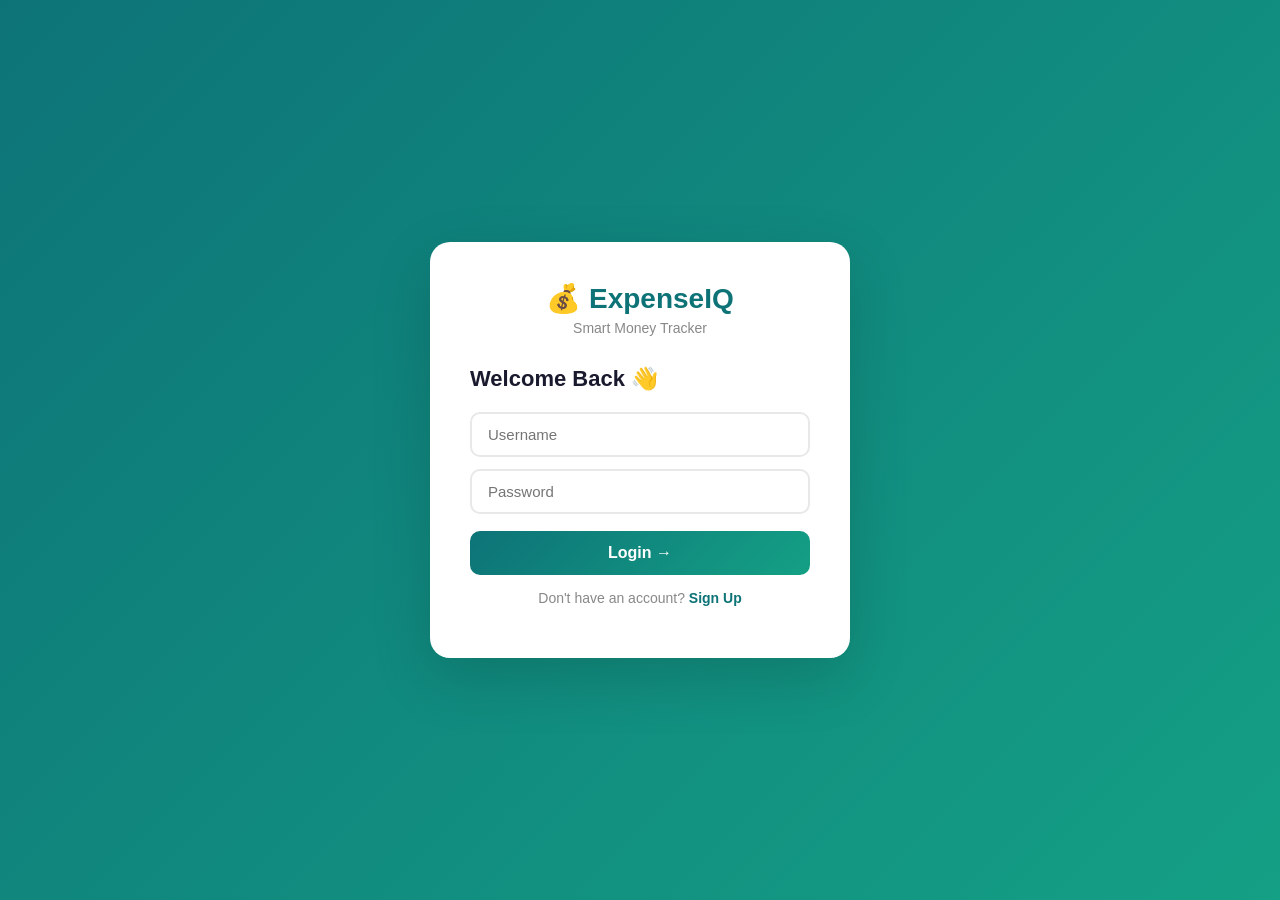
<file: index.html>
<!DOCTYPE html>
<html lang="en">
<head>
    <meta charset="UTF-8">
    <meta name="viewport" content="width=device-width, initial-scale=1.0">
    <title>ExpenseIQ - Login</title>
    <link rel="stylesheet" href="style.css">
</head>
<body>
<div class="auth-page">
    <div class="auth-card">
        <div class="logo">
            <h1>💰 ExpenseIQ</h1>
            <p>Smart Money Tracker</p>
        </div>

        <div id="login-box" class="auth-box">
            <h2>Welcome Back 👋</h2>
            <input type="text" id="login-username" placeholder="Username">
            <input type="password" id="login-password" placeholder="Password">
            <button onclick="login()">Login →</button>
            <p>Don't have an account?
                <span class="link" onclick="showSignup()">Sign Up</span>
            </p>
        </div>

        <div id="signup-box" class="auth-box" style="display:none;">
            <h2>Create Account 🚀</h2>
            <input type="text" id="signup-username" placeholder="Username">
            <input type="password" id="signup-password" placeholder="Password">
            <button onclick="signup()">Create Account →</button>
            <p>Already have an account?
                <span class="link" onclick="showLogin()">Login</span>
            </p>
        </div>

        <p id="auth-message" class="message"></p>
    </div>
</div>
<script src="auth.js"></script>
</body>
</html>
</file>
<file: style.css>
* {
    margin: 0;
    padding: 0;
    box-sizing: border-box;
    font-family: 'Segoe UI', Arial, sans-serif;
}

body {
    background: #f4f6fb;
    min-height: 100vh;
}

/* ── AUTH PAGE ── */
.auth-page {
    min-height: 100vh;
    background: linear-gradient(135deg, #0D7377 0%, #14a085 100%);
    display: flex;
    align-items: center;
    justify-content: center;
}

.auth-card {
    background: white;
    border-radius: 20px;
    padding: 40px;
    width: 100%;
    max-width: 420px;
    box-shadow: 0 20px 60px rgba(0,0,0,0.15);
}

.auth-card .logo {
    text-align: center;
    margin-bottom: 30px;
}

.auth-card .logo h1 {
    font-size: 28px;
    color: #0D7377;
    font-weight: 800;
}

.auth-card .logo p {
    color: #888;
    font-size: 14px;
    margin-top: 5px;
}

.auth-box h2 {
    font-size: 22px;
    color: #1a1a2e;
    margin-bottom: 20px;
    font-weight: 700;
}

.auth-box input {
    width: 100%;
    padding: 12px 16px;
    border: 2px solid #e8e8e8;
    border-radius: 10px;
    font-size: 15px;
    margin-bottom: 12px;
    transition: border 0.3s;
    outline: none;
}

.auth-box input:focus {
    border-color: #0D7377;
}

.auth-box button {
    width: 100%;
    padding: 13px;
    background: linear-gradient(135deg, #0D7377, #14a085);
    color: white;
    border: none;
    border-radius: 10px;
    font-size: 16px;
    font-weight: 600;
    cursor: pointer;
    margin-top: 5px;
    transition: opacity 0.3s;
}

.auth-box button:hover { opacity: 0.9; }

.auth-box p {
    text-align: center;
    color: #888;
    font-size: 14px;
    margin-top: 15px;
}

.link {
    color: #0D7377;
    cursor: pointer;
    font-weight: 700;
}

.message {
    text-align: center;
    margin-top: 12px;
    font-size: 14px;
    font-weight: 500;
}

/* ── DASHBOARD LAYOUT ── */
.dashboard {
    display: flex;
    min-height: 100vh;
}

/* Sidebar */
.sidebar {
    width: 240px;
    background: linear-gradient(180deg, #0D7377 0%, #095f63 100%);
    color: white;
    padding: 30px 20px;
    position: fixed;
    height: 100vh;
    display: flex;
    flex-direction: column;
}

.sidebar .brand {
    font-size: 22px;
    font-weight: 800;
    margin-bottom: 40px;
    letter-spacing: 1px;
}

.sidebar .brand span {
    font-size: 12px;
    font-weight: 400;
    display: block;
    opacity: 0.7;
    margin-top: 2px;
}

.sidebar-menu {
    list-style: none;
    flex: 1;
}

.sidebar-menu li {
    padding: 12px 15px;
    border-radius: 10px;
    margin-bottom: 5px;
    cursor: pointer;
    font-size: 15px;
    font-weight: 500;
    opacity: 0.75;
    transition: all 0.3s;
}

.sidebar-menu li:hover,
.sidebar-menu li.active {
    background: rgba(255,255,255,0.2);
    opacity: 1;
}

.sidebar .user-info {
    background: rgba(255,255,255,0.15);
    border-radius: 12px;
    padding: 12px 15px;
    font-size: 14px;
}

.sidebar .user-info span {
    display: block;
    font-weight: 700;
    font-size: 16px;
    margin-bottom: 8px;
}

.logout-btn {
    width: 100%;
    padding: 8px;
    background: rgba(255,255,255,0.2);
    color: white;
    border: none;
    border-radius: 8px;
    cursor: pointer;
    font-size: 13px;
    font-weight: 600;
    transition: background 0.3s;
}

.logout-btn:hover { background: rgba(255,255,255,0.35); }

/* Main Content */
.main {
    margin-left: 240px;
    flex: 1;
    padding: 30px;
}

.main-header {
    margin-bottom: 25px;
}

.main-header h2 {
    font-size: 26px;
    font-weight: 800;
    color: #1a1a2e;
}

.main-header p {
    color: #888;
    font-size: 14px;
    margin-top: 3px;
}

/* Stats Cards */
.stats-grid {
    display: grid;
    grid-template-columns: repeat(3, 1fr);
    gap: 20px;
    margin-bottom: 25px;
}

.stat-card {
    background: white;
    border-radius: 16px;
    padding: 22px;
    box-shadow: 0 4px 15px rgba(0,0,0,0.06);
    display: flex;
    align-items: center;
    gap: 15px;
}

.stat-icon {
    width: 55px;
    height: 55px;
    border-radius: 14px;
    display: flex;
    align-items: center;
    justify-content: center;
    font-size: 24px;
    flex-shrink: 0;
}

.stat-icon.balance { background: linear-gradient(135deg, #0D7377, #14a085); }
.stat-icon.income { background: linear-gradient(135deg, #00b894, #00cec9); }
.stat-icon.expense { background: linear-gradient(135deg, #ff6b6b, #ee5a24); }

.stat-info p {
    font-size: 13px;
    color: #888;
    font-weight: 500;
}

.stat-info h3 {
    font-size: 22px;
    font-weight: 800;
    color: #1a1a2e;
    margin-top: 2px;
}

/* Content Grid */
.content-grid {
    display: grid;
    grid-template-columns: 1fr 320px;
    gap: 20px;
}

/* Card */
.card {
    background: white;
    border-radius: 16px;
    padding: 24px;
    box-shadow: 0 4px 15px rgba(0,0,0,0.06);
}

.card h3 {
    font-size: 17px;
    font-weight: 700;
    color: #1a1a2e;
    margin-bottom: 18px;
}

/* Form */
.form-group {
    margin-bottom: 14px;
}

.form-group label {
    font-size: 13px;
    font-weight: 600;
    color: #555;
    display: block;
    margin-bottom: 6px;
}

.form-group input,
.form-group select {
    width: 100%;
    padding: 11px 14px;
    border: 2px solid #e8e8e8;
    border-radius: 10px;
    font-size: 15px;
    outline: none;
    transition: border 0.3s;
    background: #fafafa;
}

.form-group input:focus,
.form-group select:focus {
    border-color: #0D7377;
    background: white;
}

.add-btn {
    width: 100%;
    padding: 13px;
    background: linear-gradient(135deg, #0D7377, #14a085);
    color: white;
    border: none;
    border-radius: 10px;
    font-size: 15px;
    font-weight: 700;
    cursor: pointer;
    margin-top: 5px;
    transition: opacity 0.3s;
}

.add-btn:hover { opacity: 0.9; }

/* Filter */
.filter-row {
    display: flex;
    gap: 10px;
    margin-bottom: 16px;
    flex-wrap: wrap;
}

.filter-row select {
    flex: 1;
    padding: 9px 12px;
    border: 2px solid #e8e8e8;
    border-radius: 8px;
    font-size: 14px;
    outline: none;
    background: #fafafa;
}

.filter-btn {
    padding: 9px 18px;
    background: #0D7377;
    color: white;
    border: none;
    border-radius: 8px;
    cursor: pointer;
    font-weight: 600;
    font-size: 14px;
}

.reset-btn {
    padding: 9px 18px;
    background: #f0f0f0;
    color: #555;
    border: none;
    border-radius: 8px;
    cursor: pointer;
    font-weight: 600;
    font-size: 14px;
}

/* Transaction List */
ul { list-style: none; }

ul li {
    display: flex;
    justify-content: space-between;
    align-items: center;
    padding: 14px 16px;
    margin-bottom: 10px;
    border-radius: 12px;
    font-size: 15px;
    transition: transform 0.2s;
}

ul li:hover { transform: translateX(3px); }

.income { background: #f0fdf9; border-left: 4px solid #00b894; }
.expense { background: #fff5f5; border-left: 4px solid #ff6b6b; }

.t-left strong { font-size: 15px; color: #1a1a2e; }
.t-left small { color: #aaa; font-size: 12px; display: block; margin-top: 2px; }

.t-right { display: flex; align-items: center; gap: 10px; }
.t-right span { font-weight: 700; font-size: 15px; color: #1a1a2e; }

.income .t-right span { color: #00b894; }
.expense .t-right span { color: #ff6b6b; }

.delete-btn {
    background: none;
    border: none;
    color: #ccc;
    cursor: pointer;
    font-size: 18px;
    transition: color 0.2s;
}

.delete-btn:hover { color: #ff6b6b; }

/* Chart */
.chart-box { max-width: 220px; margin: 0 auto; }
</file>
